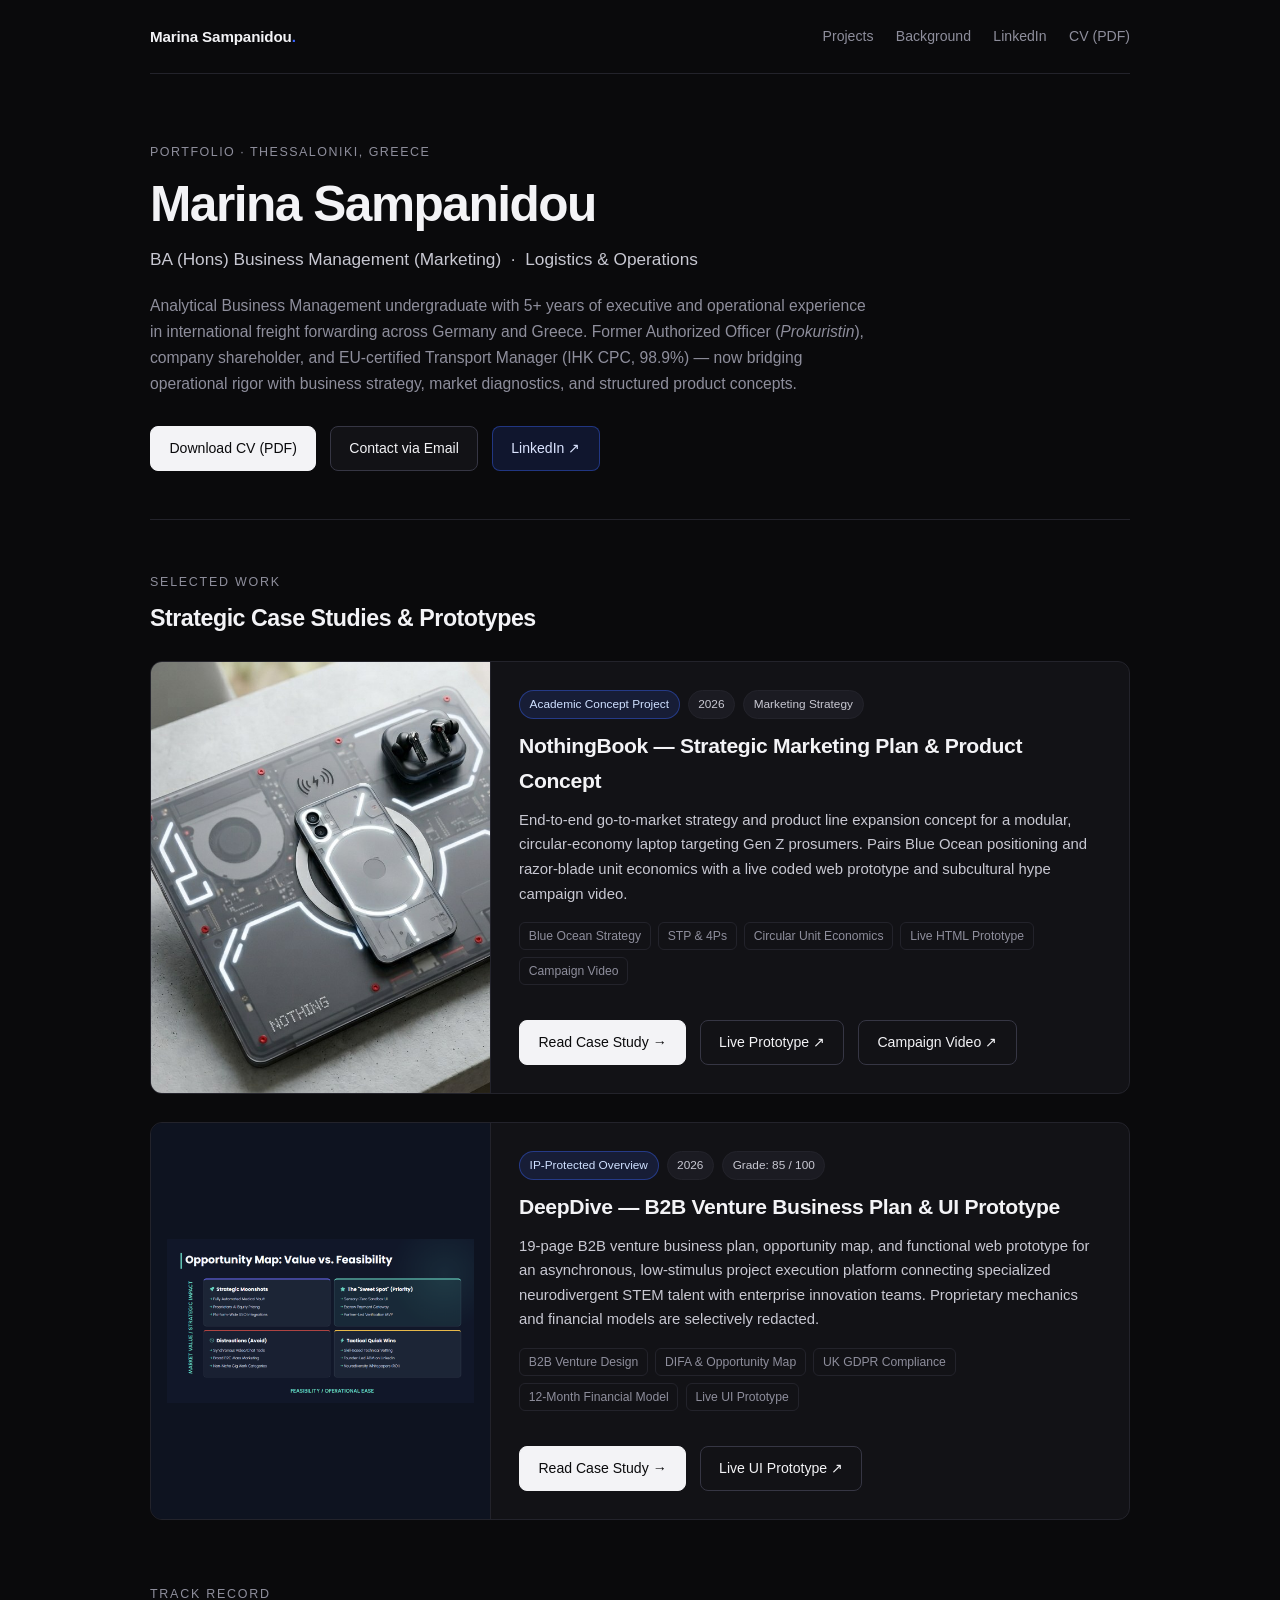
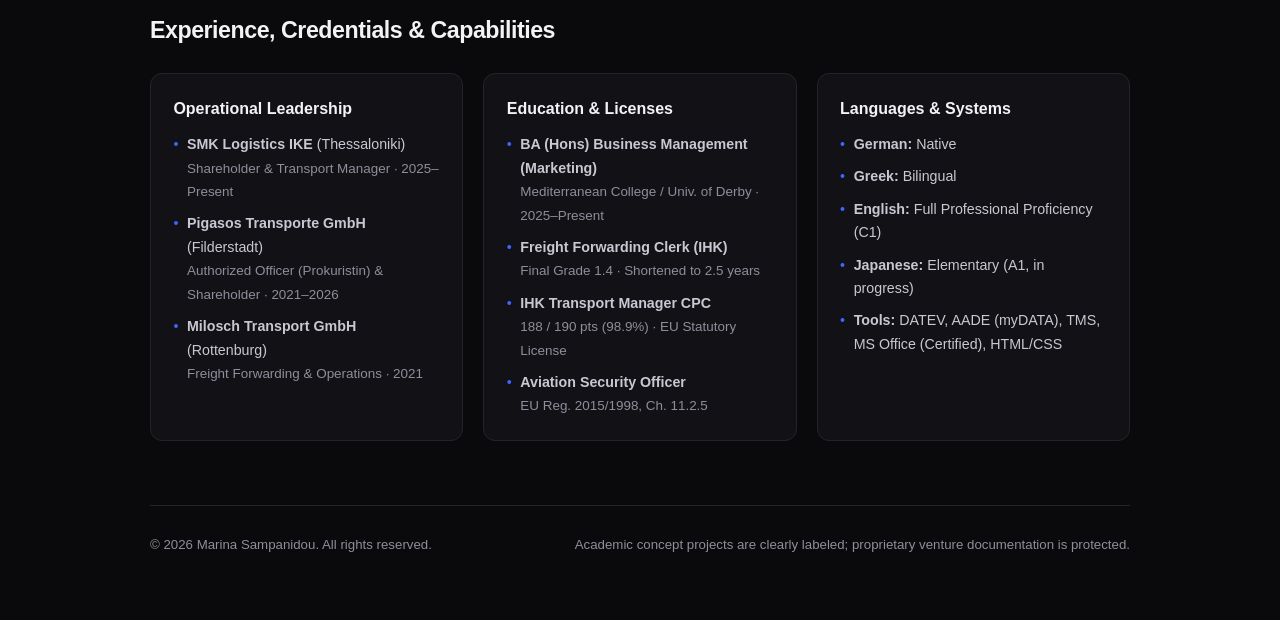
<file: index.html>
<!DOCTYPE html>
<html lang="en">
<head>
  <meta charset="UTF-8" />
  <meta name="viewport" content="width=device-width, initial-scale=1.0" />
  <title>Marina Sampanidou — Business Strategy &amp; Operations Portfolio</title>
  <meta name="description" content="Portfolio of Marina Sampanidou — BA (Hons) Business Management (Marketing), international logistics &amp; operations background, strategic marketing and B2B venture case studies." />
  <link rel="stylesheet" href="style.css" />
  <script type="application/ld+json">
  {
    "@context": "https://schema.org",
    "@type": "Person",
    "name": "Marina Sampanidou",
    "url": "https://m-sampanidou.github.io/",
    "jobTitle": "Business Management (Marketing) & Logistics Operations",
    "address": {
      "@type": "PostalAddress",
      "addressLocality": "Thessaloniki",
      "addressCountry": "GR"
    },
    "sameAs": [
      "https://www.linkedin.com/in/marina-sampanidou-stud/",
      "https://github.com/m-sampanidou"
    ]
  }
  </script>
</head>
<body>

  <nav class="topbar">
    <a class="brand" href="index.html">Marina Sampanidou<span>.</span></a>
    <div class="nav-links">
      <a href="#projects">Projects</a>
      <a href="#profile">Background</a>
      <a href="https://www.linkedin.com/in/marina-sampanidou-stud/" target="_blank" rel="noopener">LinkedIn</a>
      <a href="Marina_Sampanidou_CV_git.pdf" target="_blank" rel="noopener">CV (PDF)</a>
    </div>
  </nav>

  <main class="container">

    <header class="hero">
      <span class="eyebrow">Portfolio · Thessaloniki, Greece</span>
      <h1>Marina Sampanidou</h1>
      <p class="hero-sub">BA (Hons) Business Management (Marketing) &nbsp;·&nbsp; Logistics &amp; Operations</p>
      <p class="hero-summary">
        Analytical Business Management undergraduate with 5+ years of executive and operational experience in international freight forwarding across Germany and Greece. Former Authorized Officer (<em>Prokuristin</em>), company shareholder, and EU-certified Transport Manager (IHK CPC, 98.9%) — now bridging operational rigor with business strategy, market diagnostics, and structured product concepts.
      </p>
      <div class="btn-row">
        <a class="btn btn-primary" href="Marina_Sampanidou_CV_git.pdf" target="_blank" rel="noopener">Download CV (PDF)</a>
        <a class="btn" href="mailto:marinasampanidou@gmail.com">Contact via Email</a>
        <a class="btn btn-accent" href="https://www.linkedin.com/in/marina-sampanidou-stud/" target="_blank" rel="noopener">LinkedIn &#8599;</a>
      </div>
    </header>

    <section id="projects">
      <p class="section-label">Selected Work</p>
      <h2 class="section-title">Strategic Case Studies &amp; Prototypes</h2>

      <div class="projects-grid">

        <!-- Project 1: NothingBook -->
        <article class="project-feature">
          <div class="project-thumb">
            <img src="nothingbook-hero.jpg" alt="NothingBook modular transparent laptop concept" />
          </div>
          <div class="project-body">
            <div>
              <div class="badge-row">
                <span class="badge badge-accent">Academic Concept Project</span>
                <span class="badge">2026</span>
                <span class="badge">Marketing Strategy</span>
              </div>
              <h3>NothingBook — Strategic Marketing Plan &amp; Product Concept</h3>
              <p>
                End-to-end go-to-market strategy and product line expansion concept for a modular, circular-economy laptop targeting Gen Z prosumers. Pairs Blue Ocean positioning and razor-blade unit economics with a live coded web prototype and subcultural hype campaign video.
              </p>
              <div class="tags">
                <span class="tag">Blue Ocean Strategy</span>
                <span class="tag">STP &amp; 4Ps</span>
                <span class="tag">Circular Unit Economics</span>
                <span class="tag">Live HTML Prototype</span>
                <span class="tag">Campaign Video</span>
              </div>
            </div>
            <div class="btn-row">
              <a class="btn btn-primary" href="nothingbook.html">Read Case Study &rarr;</a>
              <a class="btn" href="https://dazzling-malasada-5d64ad.netlify.app/" target="_blank" rel="noopener">Live Prototype &#8599;</a>
              <a class="btn" href="https://www.youtube.com/shorts/5-GQxXgudW0" target="_blank" rel="noopener">Campaign Video &#8599;</a>
            </div>
          </div>
        </article>

        <!-- Project 2: DeepDive -->
        <article class="project-feature">
          <div class="project-thumb contain">
            <img src="deepdive-opportunity-map.png" alt="DeepDive Opportunity Map: Value vs. Feasibility" />
          </div>
          <div class="project-body">
            <div>
              <div class="badge-row">
                <span class="badge badge-accent">IP-Protected Overview</span>
                <span class="badge">2026</span>
                <span class="badge">Grade: 85 / 100</span>
              </div>
              <h3>DeepDive — B2B Venture Business Plan &amp; UI Prototype</h3>
              <p>
                19-page B2B venture business plan, opportunity map, and functional web prototype for an asynchronous, low-stimulus project execution platform connecting specialized neurodivergent STEM talent with enterprise innovation teams. Proprietary mechanics and financial models are selectively redacted.
              </p>
              <div class="tags">
                <span class="tag">B2B Venture Design</span>
                <span class="tag">DIFA &amp; Opportunity Map</span>
                <span class="tag">UK GDPR Compliance</span>
                <span class="tag">12-Month Financial Model</span>
                <span class="tag">Live UI Prototype</span>
              </div>
            </div>
            <div class="btn-row">
              <a class="btn btn-primary" href="deepdive.html">Read Case Study &rarr;</a>
              <a class="btn" href="https://spiffy-treacle-99836d.netlify.app/" target="_blank" rel="noopener">Live UI Prototype &#8599;</a>
            </div>
          </div>
        </article>

      </div>
    </section>

    <section id="profile">
      <p class="section-label">Track Record</p>
      <h2 class="section-title">Experience, Credentials &amp; Capabilities</h2>

      <div class="grid-3">
        <div class="card">
          <h3>Operational Leadership</h3>
          <ul>
            <li><strong>SMK Logistics IKE</strong> (Thessaloniki)<br><span class="muted">Shareholder &amp; Transport Manager · 2025–Present</span></li>
            <li><strong>Pigasos Transporte GmbH</strong> (Filderstadt)<br><span class="muted">Authorized Officer (Prokuristin) &amp; Shareholder · 2021–2026</span></li>
            <li><strong>Milosch Transport GmbH</strong> (Rottenburg)<br><span class="muted">Freight Forwarding &amp; Operations · 2021</span></li>
          </ul>
        </div>

        <div class="card">
          <h3>Education &amp; Licenses</h3>
          <ul>
            <li><strong>BA (Hons) Business Management (Marketing)</strong><br><span class="muted">Mediterranean College / Univ. of Derby · 2025–Present</span></li>
            <li><strong>Freight Forwarding Clerk (IHK)</strong><br><span class="muted">Final Grade 1.4 · Shortened to 2.5 years</span></li>
            <li><strong>IHK Transport Manager CPC</strong><br><span class="muted">188 / 190 pts (98.9%) · EU Statutory License</span></li>
            <li><strong>Aviation Security Officer</strong><br><span class="muted">EU Reg. 2015/1998, Ch. 11.2.5</span></li>
          </ul>
        </div>

        <div class="card">
          <h3>Languages &amp; Systems</h3>
          <ul>
            <li><strong>German:</strong> Native</li>
            <li><strong>Greek:</strong> Bilingual</li>
            <li><strong>English:</strong> Full Professional Proficiency (C1)</li>
            <li><strong>Japanese:</strong> Elementary (A1, in progress)</li>
            <li><strong>Tools:</strong> DATEV, AADE (myDATA), TMS, MS Office (Certified), HTML/CSS</li>
          </ul>
        </div>
      </div>
    </section>

    <footer>
      <span>&copy; 2026 Marina Sampanidou. All rights reserved.</span>
      <span>Academic concept projects are clearly labeled; proprietary venture documentation is protected.</span>
    </footer>

  </main>

</body>
</html>
</file>
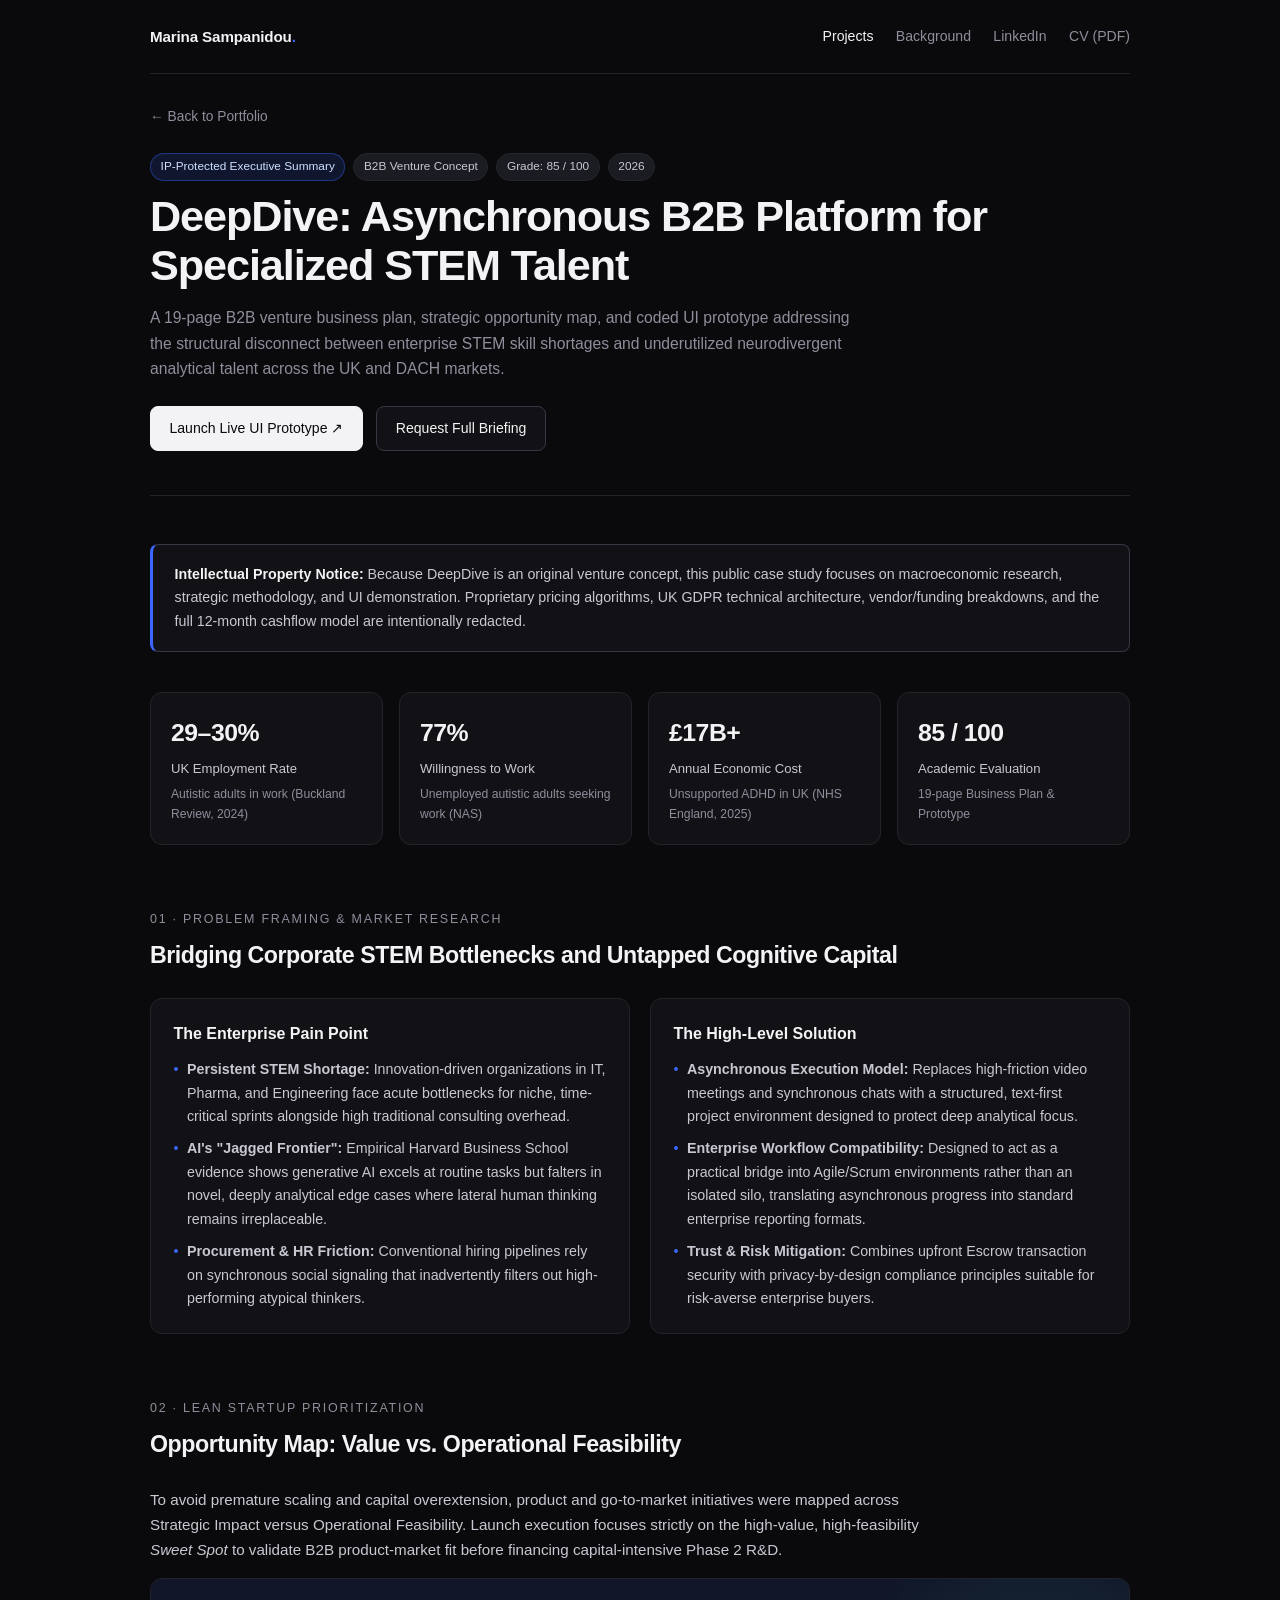
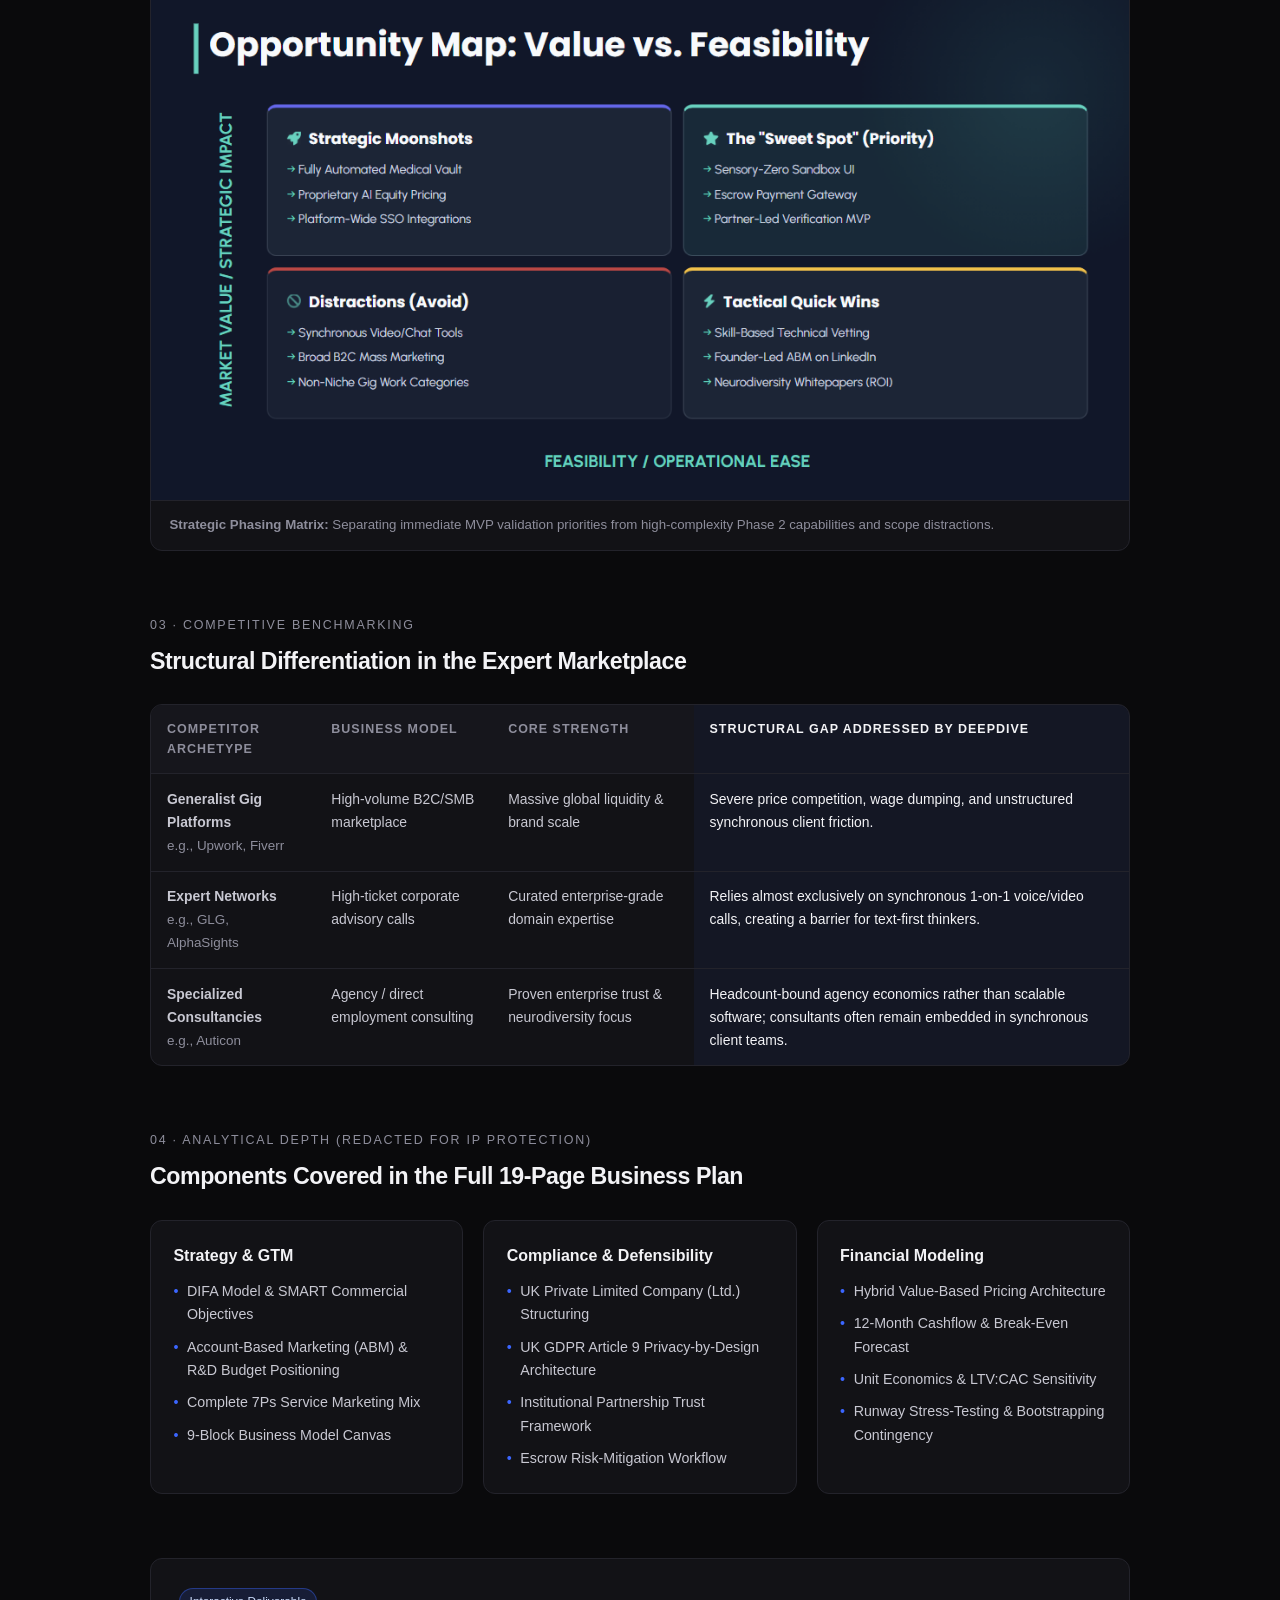
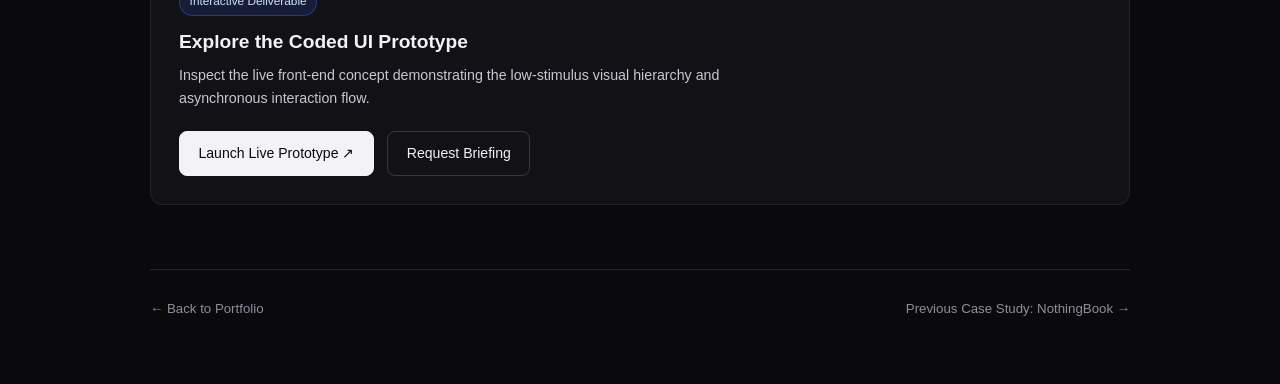
<file: deepdive.html>
<!DOCTYPE html>
<html lang="en">
<head>
  <meta charset="UTF-8" />
  <meta name="viewport" content="width=device-width, initial-scale=1.0" />
  <title>DeepDive Case Study — Marina Sampanidou</title>
  <meta name="description" content="IP-protected executive summary of DeepDive: B2B asynchronous platform business plan, Opportunity Map, market diagnostics, and live UI prototype." />
  <link rel="stylesheet" href="style.css" />
</head>
<body>

  <nav class="topbar">
    <a class="brand" href="index.html">Marina Sampanidou<span>.</span></a>
    <div class="nav-links">
      <a href="index.html#projects" class="active">Projects</a>
      <a href="index.html#profile">Background</a>
      <a href="https://www.linkedin.com/in/marina-sampanidou-stud/" target="_blank" rel="noopener">LinkedIn</a>
      <a href="Marina_Sampanidou_CV_git.pdf" target="_blank" rel="noopener">CV (PDF)</a>
    </div>
  </nav>

  <main class="container">

    <a class="back-link" href="index.html">&larr; Back to Portfolio</a>

    <header class="case-hero single">
      <div>
        <div class="badge-row">
          <span class="badge badge-accent">IP-Protected Executive Summary</span>
          <span class="badge">B2B Venture Concept</span>
          <span class="badge">Grade: 85 / 100</span>
          <span class="badge">2026</span>
        </div>
        <h1>DeepDive: Asynchronous B2B Platform for Specialized STEM Talent</h1>
        <p class="hero-summary" style="margin-bottom: 1.5rem;">
          A 19-page B2B venture business plan, strategic opportunity map, and coded UI prototype addressing the structural disconnect between enterprise STEM skill shortages and underutilized neurodivergent analytical talent across the UK and DACH markets.
        </p>
        <div class="btn-row">
          <a class="btn btn-primary" href="https://spiffy-treacle-99836d.netlify.app/" target="_blank" rel="noopener">Launch Live UI Prototype &#8599;</a>
          <a class="btn" href="mailto:marinasampanidou@gmail.com?subject=DeepDive%20Executive%20Summary%20Request">Request Full Briefing</a>
        </div>
      </div>
    </header>

    <div class="notice-banner">
      <strong>Intellectual Property Notice:</strong> Because DeepDive is an original venture concept, this public case study focuses on macroeconomic research, strategic methodology, and UI demonstration. Proprietary pricing algorithms, UK GDPR technical architecture, vendor/funding breakdowns, and the full 12-month cashflow model are intentionally redacted.
    </div>

    <!-- Macro Evidence Strip -->
    <section>
      <div class="grid-4">
        <div class="metric-card">
          <div class="metric-val">29–30%</div>
          <div class="metric-label">UK Employment Rate</div>
          <div class="metric-note">Autistic adults in work (Buckland Review, 2024)</div>
        </div>
        <div class="metric-card">
          <div class="metric-val">77%</div>
          <div class="metric-label">Willingness to Work</div>
          <div class="metric-note">Unemployed autistic adults seeking work (NAS)</div>
        </div>
        <div class="metric-card">
          <div class="metric-val">&pound;17B+</div>
          <div class="metric-label">Annual Economic Cost</div>
          <div class="metric-note">Unsupported ADHD in UK (NHS England, 2025)</div>
        </div>
        <div class="metric-card">
          <div class="metric-val">85 / 100</div>
          <div class="metric-label">Academic Evaluation</div>
          <div class="metric-note">19-page Business Plan &amp; Prototype</div>
        </div>
      </div>
    </section>

    <!-- 1. Market Gap & Strategic Thesis -->
    <section>
      <p class="section-label">01 · Problem Framing &amp; Market Research</p>
      <h2 class="section-title">Bridging Corporate STEM Bottlenecks and Untapped Cognitive Capital</h2>
      <div class="grid-2">
        <div class="card">
          <h3>The Enterprise Pain Point</h3>
          <ul>
            <li><strong>Persistent STEM Shortage:</strong> Innovation-driven organizations in IT, Pharma, and Engineering face acute bottlenecks for niche, time-critical sprints alongside high traditional consulting overhead.</li>
            <li><strong>AI's "Jagged Frontier":</strong> Empirical Harvard Business School evidence shows generative AI excels at routine tasks but falters in novel, deeply analytical edge cases where lateral human thinking remains irreplaceable.</li>
            <li><strong>Procurement &amp; HR Friction:</strong> Conventional hiring pipelines rely on synchronous social signaling that inadvertently filters out high-performing atypical thinkers.</li>
          </ul>
        </div>
        <div class="card">
          <h3>The High-Level Solution</h3>
          <ul>
            <li><strong>Asynchronous Execution Model:</strong> Replaces high-friction video meetings and synchronous chats with a structured, text-first project environment designed to protect deep analytical focus.</li>
            <li><strong>Enterprise Workflow Compatibility:</strong> Designed to act as a practical bridge into Agile/Scrum environments rather than an isolated silo, translating asynchronous progress into standard enterprise reporting formats.</li>
            <li><strong>Trust &amp; Risk Mitigation:</strong> Combines upfront Escrow transaction security with privacy-by-design compliance principles suitable for risk-averse enterprise buyers.</li>
          </ul>
        </div>
      </div>
    </section>

    <!-- 2. Opportunity Map -->
    <section>
      <p class="section-label">02 · Lean Startup Prioritization</p>
      <h2 class="section-title">Opportunity Map: Value vs. Operational Feasibility</h2>
      <div class="prose">
        <p>
          To avoid premature scaling and capital overextension, product and go-to-market initiatives were mapped across Strategic Impact versus Operational Feasibility. Launch execution focuses strictly on the high-value, high-feasibility <em>Sweet Spot</em> to validate B2B product-market fit before financing capital-intensive Phase 2 R&amp;D.
        </p>
      </div>
      <div class="media-card">
        <img src="deepdive-opportunity-map.png" alt="DeepDive Opportunity Map plotting Strategic Moonshots, Sweet Spot Priority, Distractions, and Tactical Quick Wins" />
        <div class="media-caption">
          <strong>Strategic Phasing Matrix:</strong> Separating immediate MVP validation priorities from high-complexity Phase 2 capabilities and scope distractions.
        </div>
      </div>
    </section>

    <!-- 3. Competitive Landscape -->
    <section>
      <p class="section-label">03 · Competitive Benchmarking</p>
      <h2 class="section-title">Structural Differentiation in the Expert Marketplace</h2>
      <div class="table-wrap">
        <table>
          <thead>
            <tr>
              <th>Competitor Archetype</th>
              <th>Business Model</th>
              <th>Core Strength</th>
              <th class="highlight-col">Structural Gap Addressed by DeepDive</th>
            </tr>
          </thead>
          <tbody>
            <tr>
              <td><strong>Generalist Gig Platforms</strong><br><span class="muted">e.g., Upwork, Fiverr</span></td>
              <td>High-volume B2C/SMB marketplace</td>
              <td>Massive global liquidity &amp; brand scale</td>
              <td class="highlight-col">Severe price competition, wage dumping, and unstructured synchronous client friction.</td>
            </tr>
            <tr>
              <td><strong>Expert Networks</strong><br><span class="muted">e.g., GLG, AlphaSights</span></td>
              <td>High-ticket corporate advisory calls</td>
              <td>Curated enterprise-grade domain expertise</td>
              <td class="highlight-col">Relies almost exclusively on synchronous 1-on-1 voice/video calls, creating a barrier for text-first thinkers.</td>
            </tr>
            <tr>
              <td><strong>Specialized Consultancies</strong><br><span class="muted">e.g., Auticon</span></td>
              <td>Agency / direct employment consulting</td>
              <td>Proven enterprise trust &amp; neurodiversity focus</td>
              <td class="highlight-col">Headcount-bound agency economics rather than scalable software; consultants often remain embedded in synchronous client teams.</td>
            </tr>
          </tbody>
        </table>
      </div>
    </section>

    <!-- 4. Scope of Full Business Plan (Redacted) -->
    <section>
      <p class="section-label">04 · Analytical Depth (Redacted for IP Protection)</p>
      <h2 class="section-title">Components Covered in the Full 19-Page Business Plan</h2>
      <div class="grid-3">
        <div class="card">
          <h3>Strategy &amp; GTM</h3>
          <ul>
            <li>DIFA Model &amp; SMART Commercial Objectives</li>
            <li>Account-Based Marketing (ABM) &amp; R&amp;D Budget Positioning</li>
            <li>Complete 7Ps Service Marketing Mix</li>
            <li>9-Block Business Model Canvas</li>
          </ul>
        </div>
        <div class="card">
          <h3>Compliance &amp; Defensibility</h3>
          <ul>
            <li>UK Private Limited Company (Ltd.) Structuring</li>
            <li>UK GDPR Article 9 Privacy-by-Design Architecture</li>
            <li>Institutional Partnership Trust Framework</li>
            <li>Escrow Risk-Mitigation Workflow</li>
          </ul>
        </div>
        <div class="card">
          <h3>Financial Modeling</h3>
          <ul>
            <li>Hybrid Value-Based Pricing Architecture</li>
            <li>12-Month Cashflow &amp; Break-Even Forecast</li>
            <li>Unit Economics &amp; LTV:CAC Sensitivity</li>
            <li>Runway Stress-Testing &amp; Bootstrapping Contingency</li>
          </ul>
        </div>
      </div>
    </section>

    <!-- 5. Interactive Prototype CTA -->
    <section>
      <div class="card" style="display: flex; justify-content: space-between; align-items: center; flex-wrap: wrap; gap: 1.25rem; padding: 1.75rem;">
        <div style="max-width: 600px;">
          <span class="badge badge-accent" style="margin-bottom: 0.6rem; display: inline-block;">Interactive Deliverable</span>
          <h3 style="font-size: 1.2rem; margin-bottom: 0.4rem;">Explore the Coded UI Prototype</h3>
          <p>
            Inspect the live front-end concept demonstrating the low-stimulus visual hierarchy and asynchronous interaction flow.
          </p>
        </div>
        <div class="btn-row">
          <a class="btn btn-primary" href="https://spiffy-treacle-99836d.netlify.app/" target="_blank" rel="noopener">Launch Live Prototype &#8599;</a>
          <a class="btn" href="mailto:marinasampanidou@gmail.com?subject=DeepDive%20Executive%20Summary%20Request">Request Briefing</a>
        </div>
      </div>
    </section>

    <footer>
      <a href="index.html" style="text-decoration: none;">&larr; Back to Portfolio</a>
      <a href="nothingbook.html" style="text-decoration: none;">Previous Case Study: NothingBook &rarr;</a>
    </footer>

  </main>

</body>
</html>
</file>
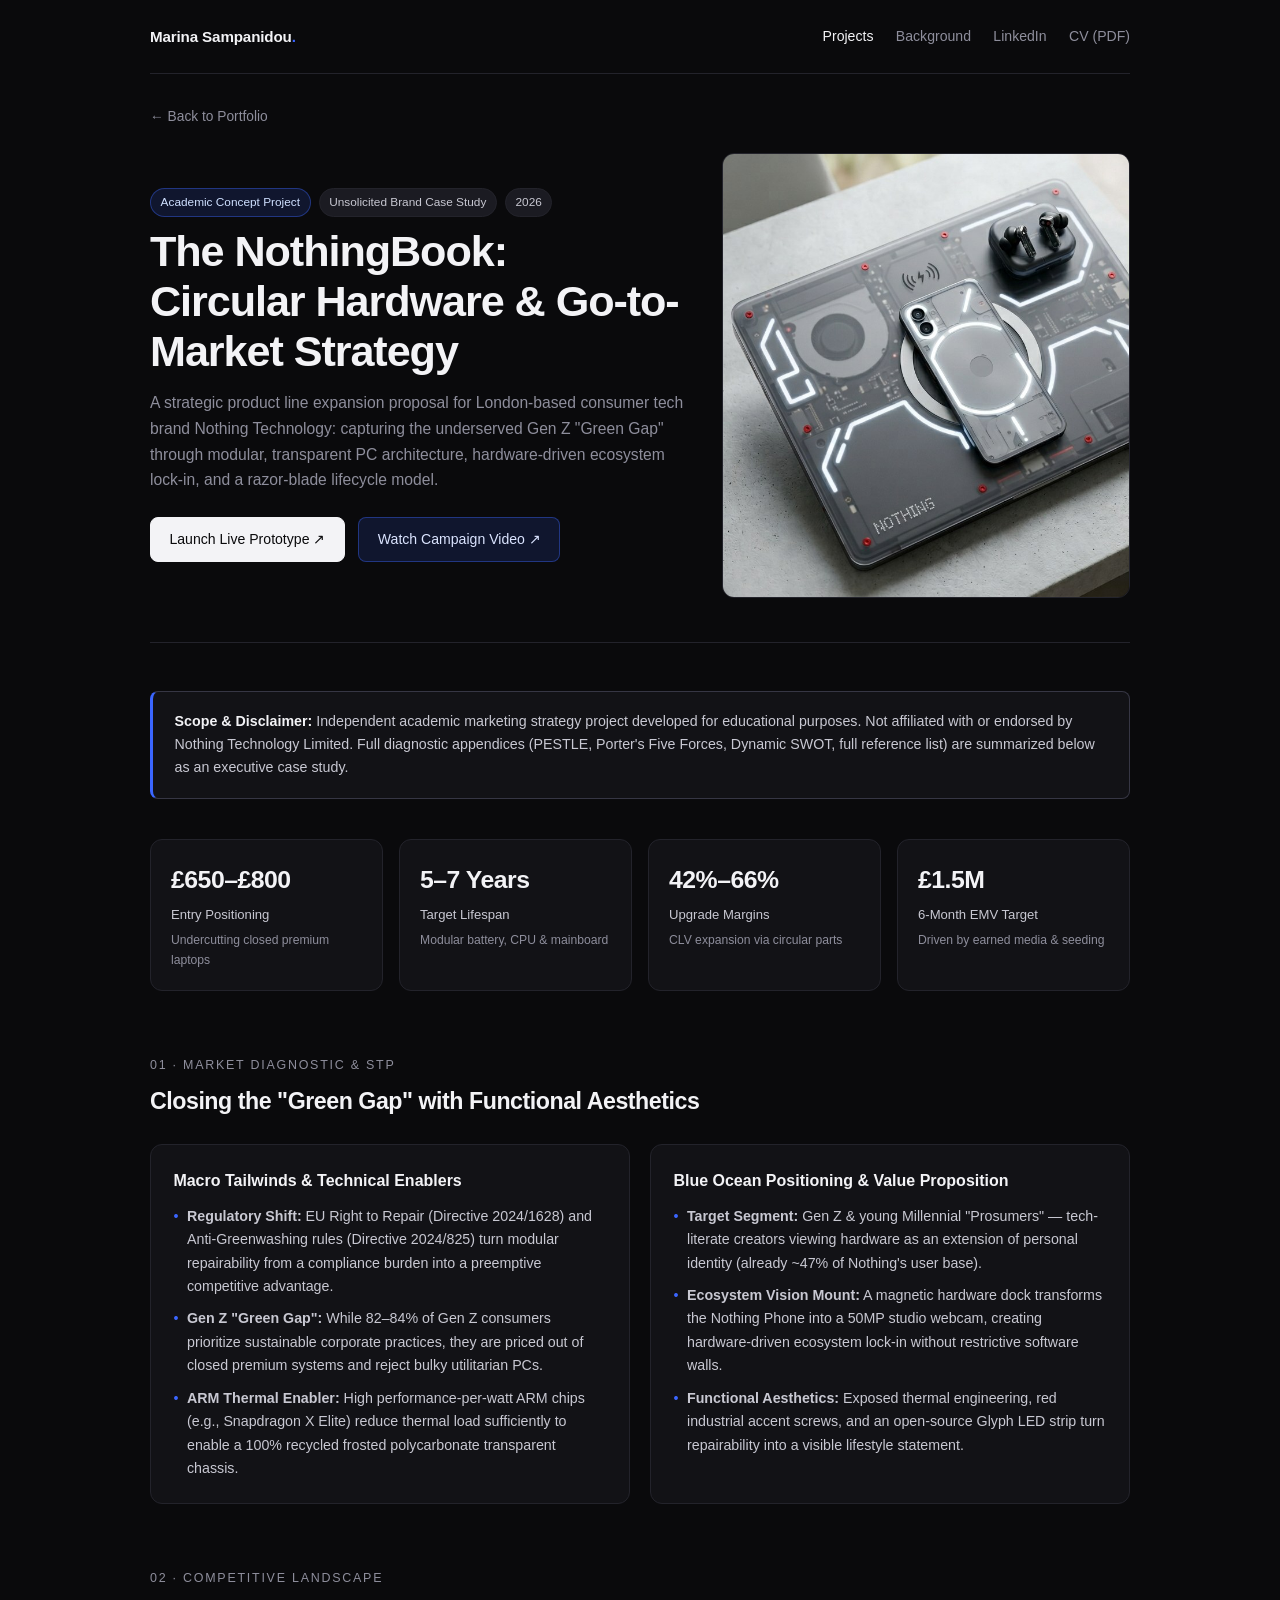
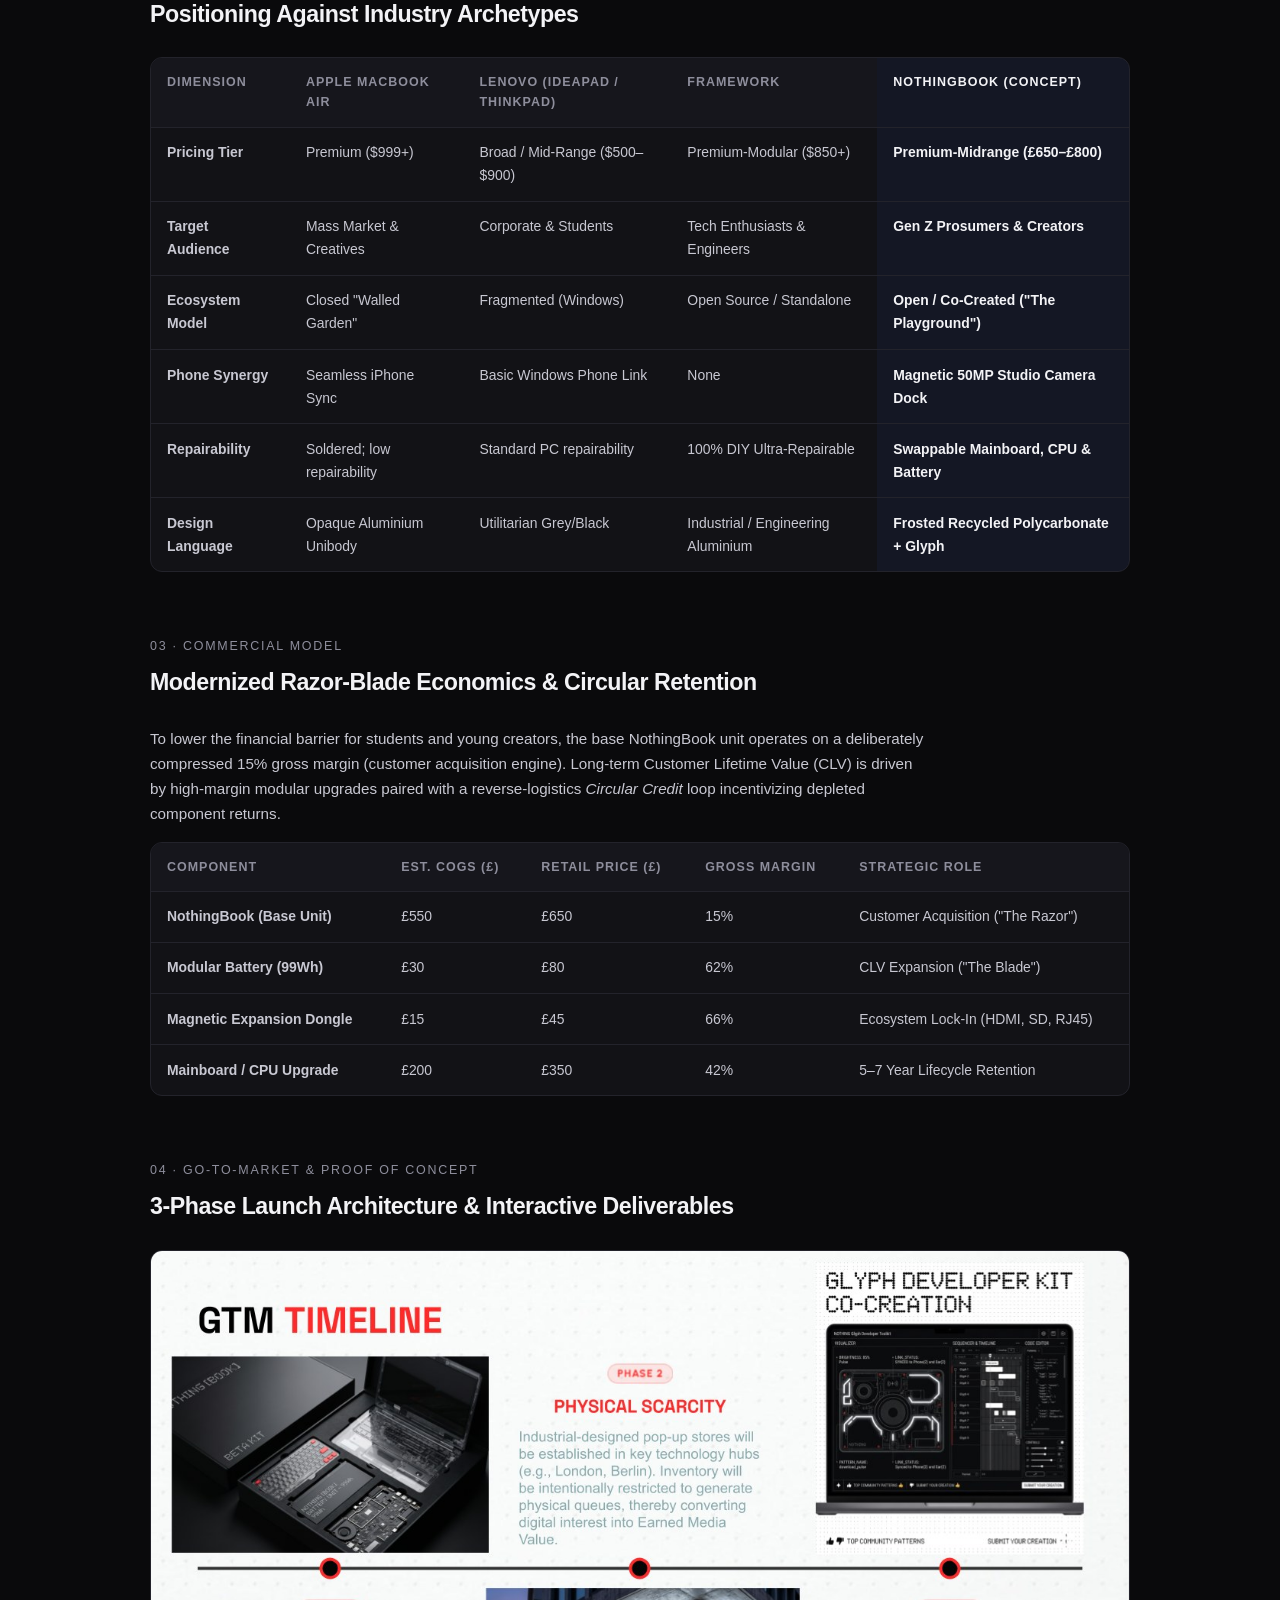
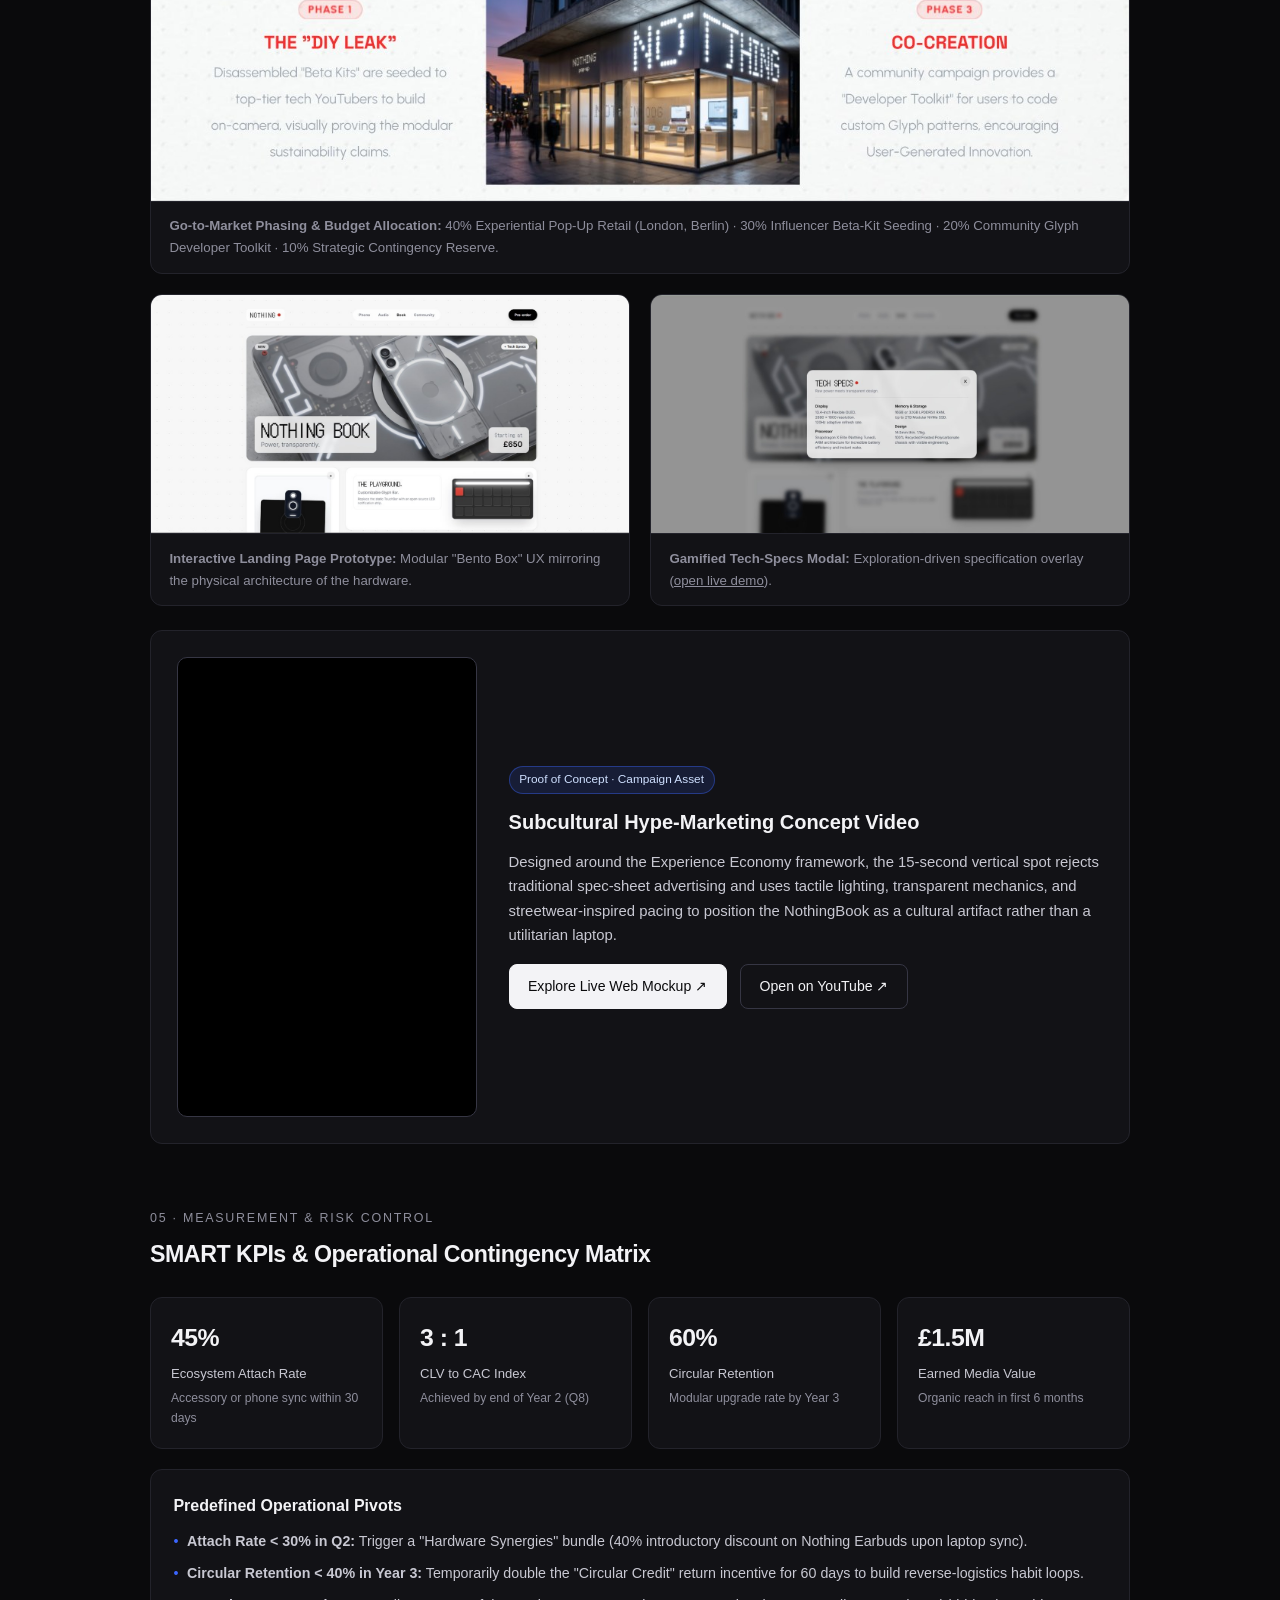
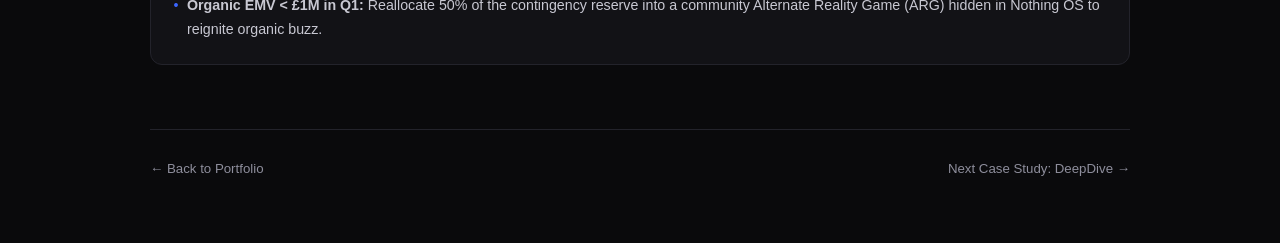
<file: nothingbook.html>
<!DOCTYPE html>
<html lang="en">
<head>
  <meta charset="UTF-8" />
  <meta name="viewport" content="width=device-width, initial-scale=1.0" />
  <title>NothingBook Case Study — Marina Sampanidou</title>
  <meta name="description" content="Strategic Marketing Plan &amp; Product Concept for the NothingBook: circular economy architecture, Blue Ocean positioning, razor-blade unit economics, live web prototype, and campaign video." />
  <link rel="stylesheet" href="style.css" />
</head>
<body>

  <nav class="topbar">
    <a class="brand" href="index.html">Marina Sampanidou<span>.</span></a>
    <div class="nav-links">
      <a href="index.html#projects" class="active">Projects</a>
      <a href="index.html#profile">Background</a>
      <a href="https://www.linkedin.com/in/marina-sampanidou-stud/" target="_blank" rel="noopener">LinkedIn</a>
      <a href="Marina_Sampanidou_CV_git.pdf" target="_blank" rel="noopener">CV (PDF)</a>
    </div>
  </nav>

  <main class="container">

    <a class="back-link" href="index.html">&larr; Back to Portfolio</a>

    <header class="case-hero">
      <div>
        <div class="badge-row">
          <span class="badge badge-accent">Academic Concept Project</span>
          <span class="badge">Unsolicited Brand Case Study</span>
          <span class="badge">2026</span>
        </div>
        <h1>The NothingBook:<br>Circular Hardware &amp; Go-to-Market Strategy</h1>
        <p class="hero-summary" style="margin-bottom: 1.5rem;">
          A strategic product line expansion proposal for London-based consumer tech brand Nothing Technology: capturing the underserved Gen Z "Green Gap" through modular, transparent PC architecture, hardware-driven ecosystem lock-in, and a razor-blade lifecycle model.
        </p>
        <div class="btn-row">
          <a class="btn btn-primary" href="https://dazzling-malasada-5d64ad.netlify.app/" target="_blank" rel="noopener">Launch Live Prototype &#8599;</a>
          <a class="btn btn-accent" href="https://www.youtube.com/shorts/5-GQxXgudW0" target="_blank" rel="noopener">Watch Campaign Video &#8599;</a>
        </div>
      </div>
      <div class="case-hero-img">
        <img src="nothingbook-hero.jpg" alt="NothingBook transparent polycarbonate laptop with magnetic Nothing Phone integration and Glyph LEDs" />
      </div>
    </header>

    <div class="notice-banner">
      <strong>Scope &amp; Disclaimer:</strong> Independent academic marketing strategy project developed for educational purposes. Not affiliated with or endorsed by Nothing Technology Limited. Full diagnostic appendices (PESTLE, Porter's Five Forces, Dynamic SWOT, full reference list) are summarized below as an executive case study.
    </div>

    <!-- Key Metrics Strip -->
    <section>
      <div class="grid-4">
        <div class="metric-card">
          <div class="metric-val">&pound;650–&pound;800</div>
          <div class="metric-label">Entry Positioning</div>
          <div class="metric-note">Undercutting closed premium laptops</div>
        </div>
        <div class="metric-card">
          <div class="metric-val">5–7 Years</div>
          <div class="metric-label">Target Lifespan</div>
          <div class="metric-note">Modular battery, CPU &amp; mainboard</div>
        </div>
        <div class="metric-card">
          <div class="metric-val">42%–66%</div>
          <div class="metric-label">Upgrade Margins</div>
          <div class="metric-note">CLV expansion via circular parts</div>
        </div>
        <div class="metric-card">
          <div class="metric-val">&pound;1.5M</div>
          <div class="metric-label">6-Month EMV Target</div>
          <div class="metric-note">Driven by earned media &amp; seeding</div>
        </div>
      </div>
    </section>

    <!-- 1. Diagnostic & Positioning -->
    <section>
      <p class="section-label">01 · Market Diagnostic &amp; STP</p>
      <h2 class="section-title">Closing the "Green Gap" with Functional Aesthetics</h2>
      <div class="grid-2">
        <div class="card">
          <h3>Macro Tailwinds &amp; Technical Enablers</h3>
          <ul>
            <li><strong>Regulatory Shift:</strong> EU Right to Repair (Directive 2024/1628) and Anti-Greenwashing rules (Directive 2024/825) turn modular repairability from a compliance burden into a preemptive competitive advantage.</li>
            <li><strong>Gen Z "Green Gap":</strong> While 82–84% of Gen Z consumers prioritize sustainable corporate practices, they are priced out of closed premium systems and reject bulky utilitarian PCs.</li>
            <li><strong>ARM Thermal Enabler:</strong> High performance-per-watt ARM chips (e.g., Snapdragon X Elite) reduce thermal load sufficiently to enable a 100% recycled frosted polycarbonate transparent chassis.</li>
          </ul>
        </div>
        <div class="card">
          <h3>Blue Ocean Positioning &amp; Value Proposition</h3>
          <ul>
            <li><strong>Target Segment:</strong> Gen Z &amp; young Millennial "Prosumers" — tech-literate creators viewing hardware as an extension of personal identity (already ~47% of Nothing's user base).</li>
            <li><strong>Ecosystem Vision Mount:</strong> A magnetic hardware dock transforms the Nothing Phone into a 50MP studio webcam, creating hardware-driven ecosystem lock-in without restrictive software walls.</li>
            <li><strong>Functional Aesthetics:</strong> Exposed thermal engineering, red industrial accent screws, and an open-source Glyph LED strip turn repairability into a visible lifestyle statement.</li>
          </ul>
        </div>
      </div>
    </section>

    <!-- 2. Competitive Matrix -->
    <section>
      <p class="section-label">02 · Competitive Landscape</p>
      <h2 class="section-title">Positioning Against Industry Archetypes</h2>
      <div class="table-wrap">
        <table>
          <thead>
            <tr>
              <th>Dimension</th>
              <th>Apple MacBook Air</th>
              <th>Lenovo (IdeaPad / ThinkPad)</th>
              <th>Framework</th>
              <th class="highlight-col">NothingBook (Concept)</th>
            </tr>
          </thead>
          <tbody>
            <tr>
              <td><strong>Pricing Tier</strong></td>
              <td>Premium ($999+)</td>
              <td>Broad / Mid-Range ($500–$900)</td>
              <td>Premium-Modular ($850+)</td>
              <td class="highlight-col"><strong>Premium-Midrange (&pound;650–&pound;800)</strong></td>
            </tr>
            <tr>
              <td><strong>Target Audience</strong></td>
              <td>Mass Market &amp; Creatives</td>
              <td>Corporate &amp; Students</td>
              <td>Tech Enthusiasts &amp; Engineers</td>
              <td class="highlight-col"><strong>Gen Z Prosumers &amp; Creators</strong></td>
            </tr>
            <tr>
              <td><strong>Ecosystem Model</strong></td>
              <td>Closed "Walled Garden"</td>
              <td>Fragmented (Windows)</td>
              <td>Open Source / Standalone</td>
              <td class="highlight-col"><strong>Open / Co-Created ("The Playground")</strong></td>
            </tr>
            <tr>
              <td><strong>Phone Synergy</strong></td>
              <td>Seamless iPhone Sync</td>
              <td>Basic Windows Phone Link</td>
              <td>None</td>
              <td class="highlight-col"><strong>Magnetic 50MP Studio Camera Dock</strong></td>
            </tr>
            <tr>
              <td><strong>Repairability</strong></td>
              <td>Soldered; low repairability</td>
              <td>Standard PC repairability</td>
              <td>100% DIY Ultra-Repairable</td>
              <td class="highlight-col"><strong>Swappable Mainboard, CPU &amp; Battery</strong></td>
            </tr>
            <tr>
              <td><strong>Design Language</strong></td>
              <td>Opaque Aluminium Unibody</td>
              <td>Utilitarian Grey/Black</td>
              <td>Industrial / Engineering Aluminium</td>
              <td class="highlight-col"><strong>Frosted Recycled Polycarbonate + Glyph</strong></td>
            </tr>
          </tbody>
        </table>
      </div>
    </section>

    <!-- 3. Commercial Architecture -->
    <section>
      <p class="section-label">03 · Commercial Model</p>
      <h2 class="section-title">Modernized Razor-Blade Economics &amp; Circular Retention</h2>
      <div class="prose">
        <p>
          To lower the financial barrier for students and young creators, the base NothingBook unit operates on a deliberately compressed 15% gross margin (customer acquisition engine). Long-term Customer Lifetime Value (CLV) is driven by high-margin modular upgrades paired with a reverse-logistics <em>Circular Credit</em> loop incentivizing depleted component returns.
        </p>
      </div>
      <div class="table-wrap">
        <table>
          <thead>
            <tr>
              <th>Component</th>
              <th>Est. COGS (&pound;)</th>
              <th>Retail Price (&pound;)</th>
              <th>Gross Margin</th>
              <th>Strategic Role</th>
            </tr>
          </thead>
          <tbody>
            <tr>
              <td><strong>NothingBook (Base Unit)</strong></td>
              <td>&pound;550</td>
              <td>&pound;650</td>
              <td>15%</td>
              <td>Customer Acquisition ("The Razor")</td>
            </tr>
            <tr>
              <td><strong>Modular Battery (99Wh)</strong></td>
              <td>&pound;30</td>
              <td>&pound;80</td>
              <td>62%</td>
              <td>CLV Expansion ("The Blade")</td>
            </tr>
            <tr>
              <td><strong>Magnetic Expansion Dongle</strong></td>
              <td>&pound;15</td>
              <td>&pound;45</td>
              <td>66%</td>
              <td>Ecosystem Lock-In (HDMI, SD, RJ45)</td>
            </tr>
            <tr>
              <td><strong>Mainboard / CPU Upgrade</strong></td>
              <td>&pound;200</td>
              <td>&pound;350</td>
              <td>42%</td>
              <td>5–7 Year Lifecycle Retention</td>
            </tr>
          </tbody>
        </table>
      </div>
    </section>

    <!-- 4. Go-to-Market & Visual Deliverables -->
    <section>
      <p class="section-label">04 · Go-to-Market &amp; Proof of Concept</p>
      <h2 class="section-title">3-Phase Launch Architecture &amp; Interactive Deliverables</h2>

      <div class="media-card">
        <img src="nothingbook-gtm.jpg" alt="NothingBook 3-Phase Go-to-Market Timeline: DIY Leak, Physical Scarcity, Co-Creation" />
        <div class="media-caption">
          <strong>Go-to-Market Phasing &amp; Budget Allocation:</strong> 40% Experiential Pop-Up Retail (London, Berlin) · 30% Influencer Beta-Kit Seeding · 20% Community Glyph Developer Toolkit · 10% Strategic Contingency Reserve.
        </div>
      </div>

      <div class="grid-2" style="margin-bottom: 1.5rem;">
        <div class="media-card" style="margin-bottom: 0;">
          <img src="nothingbook-mockup.jpg" alt="NothingBook live coded landing page prototype with Bento Box UI" />
          <div class="media-caption">
            <strong>Interactive Landing Page Prototype:</strong> Modular "Bento Box" UX mirroring the physical architecture of the hardware.
          </div>
        </div>
        <div class="media-card" style="margin-bottom: 0;">
          <img src="nothingbook-specs.jpg" alt="NothingBook interactive tech specs expansion modal" />
          <div class="media-caption">
            <strong>Gamified Tech-Specs Modal:</strong> Exploration-driven specification overlay (<a href="https://dazzling-malasada-5d64ad.netlify.app/" target="_blank" rel="noopener" style="text-decoration: underline;">open live demo</a>).
          </div>
        </div>
      </div>

      <div class="video-split">
        <div class="video-vertical">
          <iframe
            src="https://www.youtube.com/embed/5-GQxXgudW0"
            title="NothingBook Hype Marketing Campaign Video"
            allow="accelerometer; autoplay; clipboard-write; encrypted-media; gyroscope; picture-in-picture"
            allowfullscreen>
          </iframe>
        </div>
        <div>
          <span class="badge badge-accent" style="margin-bottom: 0.75rem; display: inline-block;">Proof of Concept · Campaign Asset</span>
          <h3 style="font-size: 1.25rem; margin-bottom: 0.65rem;">Subcultural Hype-Marketing Concept Video</h3>
          <p style="color: var(--text-secondary); font-size: 0.93rem; margin-bottom: 1rem;">
            Designed around the Experience Economy framework, the 15-second vertical spot rejects traditional spec-sheet advertising and uses tactile lighting, transparent mechanics, and streetwear-inspired pacing to position the NothingBook as a cultural artifact rather than a utilitarian laptop.
          </p>
          <div class="btn-row">
            <a class="btn btn-primary" href="https://dazzling-malasada-5d64ad.netlify.app/" target="_blank" rel="noopener">Explore Live Web Mockup &#8599;</a>
            <a class="btn" href="https://www.youtube.com/shorts/5-GQxXgudW0" target="_blank" rel="noopener">Open on YouTube &#8599;</a>
          </div>
        </div>
      </div>
    </section>

    <!-- 5. KPIs & Contingency -->
    <section>
      <p class="section-label">05 · Measurement &amp; Risk Control</p>
      <h2 class="section-title">SMART KPIs &amp; Operational Contingency Matrix</h2>
      <div class="grid-4" style="margin-bottom: 1.25rem;">
        <div class="metric-card">
          <div class="metric-val">45%</div>
          <div class="metric-label">Ecosystem Attach Rate</div>
          <div class="metric-note">Accessory or phone sync within 30 days</div>
        </div>
        <div class="metric-card">
          <div class="metric-val">3 : 1</div>
          <div class="metric-label">CLV to CAC Index</div>
          <div class="metric-note">Achieved by end of Year 2 (Q8)</div>
        </div>
        <div class="metric-card">
          <div class="metric-val">60%</div>
          <div class="metric-label">Circular Retention</div>
          <div class="metric-note">Modular upgrade rate by Year 3</div>
        </div>
        <div class="metric-card">
          <div class="metric-val">&pound;1.5M</div>
          <div class="metric-label">Earned Media Value</div>
          <div class="metric-note">Organic reach in first 6 months</div>
        </div>
      </div>

      <div class="card">
        <h3>Predefined Operational Pivots</h3>
        <ul>
          <li><strong>Attach Rate &lt; 30% in Q2:</strong> Trigger a "Hardware Synergies" bundle (40% introductory discount on Nothing Earbuds upon laptop sync).</li>
          <li><strong>Circular Retention &lt; 40% in Year 3:</strong> Temporarily double the "Circular Credit" return incentive for 60 days to build reverse-logistics habit loops.</li>
          <li><strong>Organic EMV &lt; &pound;1M in Q1:</strong> Reallocate 50% of the contingency reserve into a community Alternate Reality Game (ARG) hidden in Nothing OS to reignite organic buzz.</li>
        </ul>
      </div>
    </section>

    <footer>
      <a href="index.html" style="text-decoration: none;">&larr; Back to Portfolio</a>
      <a href="deepdive.html" style="text-decoration: none;">Next Case Study: DeepDive &rarr;</a>
    </footer>

  </main>

</body>
</html>
</file>
<file: style.css>
/* Marina Sampanidou — Minimalist Strategic Portfolio */
:root {
  --bg: #0a0a0c;
  --surface: #121216;
  --surface-hover: #17171d;
  --border: #23232b;
  --border-strong: #363644;
  --text: #f3f3f6;
  --text-secondary: #c8c8d2;
  --muted: #8e8e9c;
  --accent: #3b66ff;
  --accent-soft: rgba(59, 102, 255, 0.14);
  --accent-border: rgba(59, 102, 255, 0.4);
  --badge-bg: #1b1b22;
  --radius: 12px;
  --max-w: 980px;
}

* {
  box-sizing: border-box;
  margin: 0;
  padding: 0;
}

html {
  scroll-behavior: smooth;
}

body {
  background-color: var(--bg);
  color: var(--text);
  font-family: -apple-system, BlinkMacSystemFont, "Segoe UI", Roboto, Inter, "Helvetica Neue", Arial, sans-serif;
  line-height: 1.65;
  -webkit-font-smoothing: antialiased;
  padding: 0 1.5rem 4rem;
}

a {
  color: inherit;
}

img {
  max-width: 100%;
  display: block;
}

.container {
  max-width: var(--max-w);
  margin: 0 auto;
}

/* Top Navigation */
.topbar {
  max-width: var(--max-w);
  margin: 0 auto;
  padding: 1.5rem 0;
  display: flex;
  justify-content: space-between;
  align-items: center;
  border-bottom: 1px solid var(--border);
  gap: 1rem;
  flex-wrap: wrap;
}

.brand {
  font-size: 0.95rem;
  font-weight: 600;
  letter-spacing: -0.01em;
  text-decoration: none;
  color: var(--text);
}

.brand span {
  color: var(--accent);
}

.nav-links {
  display: flex;
  gap: 1.4rem;
  align-items: center;
  flex-wrap: wrap;
}

.nav-links a {
  text-decoration: none;
  font-size: 0.88rem;
  color: var(--muted);
  transition: color 0.18s ease;
}

.nav-links a:hover,
.nav-links a.active {
  color: var(--text);
}

/* Hero */
.hero {
  padding: 4rem 0 3rem;
  border-bottom: 1px solid var(--border);
  margin-bottom: 3.25rem;
}

.eyebrow {
  display: inline-block;
  font-size: 0.78rem;
  text-transform: uppercase;
  letter-spacing: 0.12em;
  color: var(--muted);
  margin-bottom: 0.9rem;
}

.hero h1 {
  font-size: clamp(2.1rem, 4.5vw, 3.1rem);
  font-weight: 650;
  letter-spacing: -0.03em;
  line-height: 1.12;
  margin-bottom: 0.75rem;
}

.hero-sub {
  font-size: 1.08rem;
  color: var(--text-secondary);
  font-weight: 450;
  margin-bottom: 1.25rem;
}

.hero-summary {
  max-width: 720px;
  color: var(--muted);
  font-size: 0.98rem;
  margin-bottom: 1.85rem;
}

/* Buttons */
.btn-row {
  display: flex;
  flex-wrap: wrap;
  gap: 0.85rem;
}

.btn {
  display: inline-flex;
  align-items: center;
  gap: 0.45rem;
  text-decoration: none;
  font-size: 0.88rem;
  font-weight: 500;
  padding: 0.62rem 1.15rem;
  border-radius: 8px;
  border: 1px solid var(--border-strong);
  background: var(--surface);
  color: var(--text);
  transition: background 0.18s ease, border-color 0.18s ease, transform 0.15s ease;
}

.btn:hover {
  background: var(--surface-hover);
  border-color: #555568;
  transform: translateY(-1px);
}

.btn-primary {
  background: var(--text);
  color: #0a0a0c;
  border-color: var(--text);
}

.btn-primary:hover {
  background: #dcdce4;
  border-color: #dcdce4;
  color: #0a0a0c;
}

.btn-accent {
  background: var(--accent-soft);
  border-color: var(--accent-border);
  color: #dbe4ff;
}

.btn-accent:hover {
  background: rgba(59, 102, 255, 0.24);
  border-color: var(--accent);
}

/* Section Headers */
section {
  margin-bottom: 4rem;
}

.section-label {
  font-size: 0.78rem;
  text-transform: uppercase;
  letter-spacing: 0.14em;
  color: var(--muted);
  margin-bottom: 0.4rem;
}

.section-title {
  font-size: 1.45rem;
  font-weight: 600;
  letter-spacing: -0.02em;
  margin-bottom: 1.5rem;
}

/* Project Cards on Homepage */
.projects-grid {
  display: grid;
  grid-template-columns: 1fr;
  gap: 1.75rem;
}

.project-feature {
  background: var(--surface);
  border: 1px solid var(--border);
  border-radius: var(--radius);
  overflow: hidden;
  display: grid;
  grid-template-columns: 340px 1fr;
  transition: border-color 0.2s ease;
}

.project-feature:hover {
  border-color: var(--border-strong);
}

.project-thumb {
  background: #0d0d11;
  border-right: 1px solid var(--border);
  overflow: hidden;
  display: flex;
  align-items: center;
  justify-content: center;
  min-height: 240px;
}

.project-thumb img {
  width: 100%;
  height: 100%;
  object-fit: cover;
}

.project-thumb.contain {
  padding: 1rem;
  background: #0e1320;
}

.project-thumb.contain img {
  object-fit: contain;
}

.project-body {
  padding: 1.75rem;
  display: flex;
  flex-direction: column;
  justify-content: space-between;
  gap: 1rem;
}

.badge-row {
  display: flex;
  flex-wrap: wrap;
  gap: 0.5rem;
  margin-bottom: 0.65rem;
}

.badge {
  font-size: 0.74rem;
  font-weight: 500;
  padding: 0.22rem 0.6rem;
  border-radius: 999px;
  background: var(--badge-bg);
  border: 1px solid var(--border);
  color: var(--text-secondary);
}

.badge-accent {
  background: var(--accent-soft);
  border-color: var(--accent-border);
  color: #cfe0ff;
}

.project-body h3 {
  font-size: 1.32rem;
  font-weight: 600;
  letter-spacing: -0.015em;
  margin-bottom: 0.55rem;
}

.project-body p {
  font-size: 0.93rem;
  color: var(--text-secondary);
  margin-bottom: 1rem;
}

.tags {
  display: flex;
  flex-wrap: wrap;
  gap: 0.45rem;
  margin-bottom: 1.2rem;
}

.tag {
  font-size: 0.76rem;
  color: var(--muted);
  border: 1px solid var(--border);
  padding: 0.18rem 0.55rem;
  border-radius: 6px;
}

/* Cards & Grids */
.grid-3 {
  display: grid;
  grid-template-columns: repeat(3, 1fr);
  gap: 1.25rem;
}

.grid-2 {
  display: grid;
  grid-template-columns: repeat(2, 1fr);
  gap: 1.25rem;
}

.grid-4 {
  display: grid;
  grid-template-columns: repeat(4, 1fr);
  gap: 1rem;
}

.card {
  background: var(--surface);
  border: 1px solid var(--border);
  border-radius: var(--radius);
  padding: 1.4rem;
}

.card h3 {
  font-size: 1rem;
  font-weight: 600;
  margin-bottom: 0.65rem;
  color: var(--text);
}

.card p,
.card li {
  font-size: 0.89rem;
  color: var(--text-secondary);
}

.card ul {
  list-style: none;
}

.card ul li {
  margin-bottom: 0.55rem;
  padding-left: 0.85rem;
  position: relative;
}

.card ul li::before {
  content: "•";
  position: absolute;
  left: 0;
  color: var(--accent);
}

.card ul li:last-child {
  margin-bottom: 0;
}

.muted {
  color: var(--muted);
  font-size: 0.84rem;
}

/* Metric Cards */
.metric-card {
  background: var(--surface);
  border: 1px solid var(--border);
  border-radius: var(--radius);
  padding: 1.25rem;
}

.metric-val {
  font-size: 1.55rem;
  font-weight: 650;
  letter-spacing: -0.02em;
  color: var(--text);
  margin-bottom: 0.25rem;
}

.metric-label {
  font-size: 0.82rem;
  color: var(--text-secondary);
  font-weight: 500;
  margin-bottom: 0.25rem;
}

.metric-note {
  font-size: 0.76rem;
  color: var(--muted);
}

/* Case Study Header */
.back-link {
  display: inline-flex;
  align-items: center;
  gap: 0.4rem;
  text-decoration: none;
  font-size: 0.86rem;
  color: var(--muted);
  margin-top: 2rem;
  margin-bottom: 1.5rem;
  transition: color 0.18s ease;
}

.back-link:hover {
  color: var(--text);
}

.case-hero {
  display: grid;
  grid-template-columns: 1.25fr 0.95fr;
  gap: 2.25rem;
  align-items: center;
  padding-bottom: 2.75rem;
  border-bottom: 1px solid var(--border);
  margin-bottom: 3rem;
}

.case-hero.single {
  grid-template-columns: 1fr;
}

.case-hero h1 {
  font-size: clamp(1.9rem, 3.8vw, 2.7rem);
  font-weight: 650;
  letter-spacing: -0.025em;
  line-height: 1.15;
  margin-bottom: 0.85rem;
}

.case-hero-img {
  border-radius: var(--radius);
  border: 1px solid var(--border);
  overflow: hidden;
  background: var(--surface);
}

.case-hero-img img {
  width: 100%;
  height: auto;
}

/* Notice Banner (IP Protection / Academic Concept) */
.notice-banner {
  background: var(--surface);
  border: 1px solid var(--border-strong);
  border-left: 3px solid var(--accent);
  border-radius: 8px;
  padding: 1.1rem 1.35rem;
  margin-bottom: 2.5rem;
  font-size: 0.89rem;
  color: var(--text-secondary);
}

.notice-banner strong {
  color: var(--text);
}

/* Tables */
.table-wrap {
  width: 100%;
  overflow-x: auto;
  border: 1px solid var(--border);
  border-radius: var(--radius);
  background: var(--surface);
}

table {
  width: 100%;
  border-collapse: collapse;
  font-size: 0.87rem;
  text-align: left;
}

th, td {
  padding: 0.85rem 1rem;
  border-bottom: 1px solid var(--border);
  vertical-align: top;
}

th {
  font-size: 0.78rem;
  text-transform: uppercase;
  letter-spacing: 0.08em;
  color: var(--muted);
  background: #16161c;
  font-weight: 600;
}

td {
  color: var(--text-secondary);
}

tr:last-child td {
  border-bottom: none;
}

.highlight-col {
  background: rgba(59, 102, 255, 0.06);
  color: var(--text);
}

/* Media Frames */
.media-card {
  background: var(--surface);
  border: 1px solid var(--border);
  border-radius: var(--radius);
  overflow: hidden;
  margin-bottom: 1.25rem;
}

.media-card img {
  width: 100%;
  height: auto;
  display: block;
}

.media-caption {
  padding: 0.85rem 1.15rem;
  font-size: 0.83rem;
  color: var(--muted);
  border-top: 1px solid var(--border);
}

/* Video Showcase (9:16 Short beside text) */
.video-split {
  display: grid;
  grid-template-columns: 300px 1fr;
  gap: 2rem;
  align-items: center;
  background: var(--surface);
  border: 1px solid var(--border);
  border-radius: var(--radius);
  padding: 1.6rem;
}

.video-vertical {
  position: relative;
  width: 100%;
  aspect-ratio: 9 / 16;
  max-height: 460px;
  border-radius: 10px;
  overflow: hidden;
  border: 1px solid var(--border-strong);
  background: #000;
}

.video-vertical iframe {
  position: absolute;
  inset: 0;
  width: 100%;
  height: 100%;
  border: 0;
}

/* Prose Block */
.prose p {
  color: var(--text-secondary);
  font-size: 0.95rem;
  margin-bottom: 1rem;
  max-width: 780px;
}

/* Footer */
footer {
  border-top: 1px solid var(--border);
  padding-top: 1.75rem;
  margin-top: 3rem;
  display: flex;
  justify-content: space-between;
  flex-wrap: wrap;
  gap: 0.75rem;
  color: var(--muted);
  font-size: 0.83rem;
}

/* Responsive */
@media (max-width: 820px) {
  .project-feature,
  .case-hero,
  .video-split {
    grid-template-columns: 1fr;
  }

  .project-thumb {
    border-right: none;
    border-bottom: 1px solid var(--border);
    max-height: 260px;
  }

  .grid-3,
  .grid-4 {
    grid-template-columns: repeat(2, 1fr);
  }
}

@media (max-width: 560px) {
  body {
    padding: 0 1rem 3rem;
  }

  .grid-2,
  .grid-3,
  .grid-4 {
    grid-template-columns: 1fr;
  }

  .video-vertical {
    max-width: 280px;
    margin: 0 auto;
  }
}
</file>
